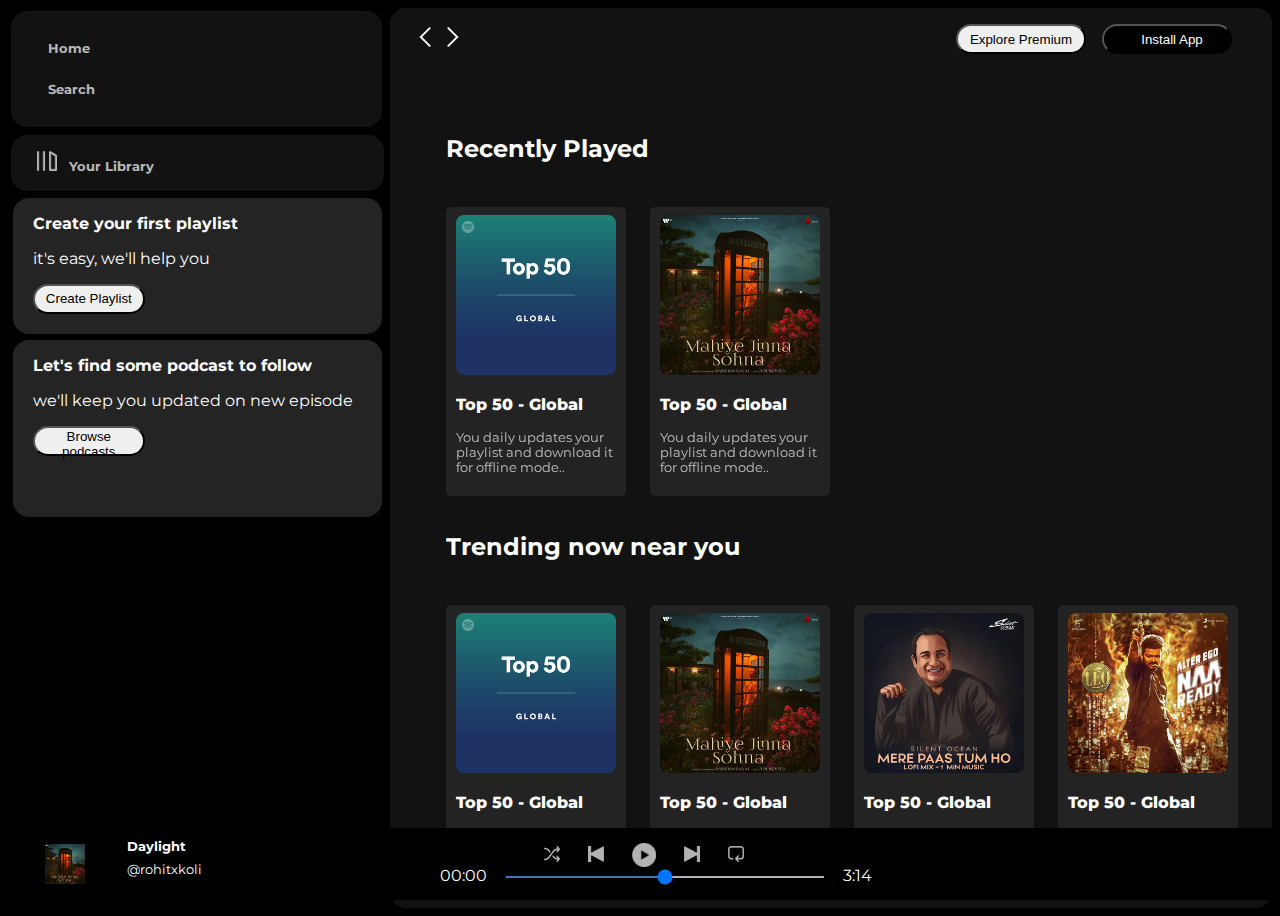
<file: index.html>
<!DOCTYPE html>
<html lang="en">
<head>
    <meta charset="UTF-8">
    <meta name="viewport" content="width=device-width, initial-scale=1.0">
    <title>Spotify - Web Player: Music for everyone</title>

    <!-- stylesheet -->
    <link rel="stylesheet" href="style.css">

    <!-- font awesome -->
    <link rel="stylesheet" href="https://cdnjs.cloudflare.com/ajax/libs/font-awesome/6.4.0/css/all.min.css" integrity="sha512-iecdLmaskl7CVkqkXNQ/ZH/XLlvWZOJyj7Yy7tcenmpD1ypASozpmT/E0iPtmFIB46ZmdtAc9eNBvH0H/ZpiBw==" crossorigin="anonymous" referrerpolicy="no-referrer" />
    <!-- website-logo -->
    <link rel="icon" href="logo.png">

    <!-- google font- Montserrat -->
    <link rel="preconnect" href="https://fonts.googleapis.com">
    <link rel="preconnect" href="https://fonts.gstatic.com" crossorigin>
    <link href="https://fonts.googleapis.com/css2?family=Montserrat:wght@300;400;500;600;700&display=swap" rel="stylesheet">
</head>
<body>

    <div class="main">
        <label for="check" id="btn" style="display: none;"><i class="fa-solid fa-bars"></i></label>
        <input type="checkbox" name="" id="check" style="display: none;">


<!-- sidebar-section -->
        <div class="sidebar">
            <div class="nav">
                <div class="nav-options">
                    <label for="check"> 
                        <i class="fa-solid fa-house"></i>
                        <a href="#" ><b><label for="check">Home</label></b></a>
                    </label>
                </div>
                <div class="nav-options">
                        <i class="fa-solid fa-magnifying-glass">
                        </i>
                    <b> <a href="yt.html" target="blank">Search</a></b>
                     
                </div>
            </div>
            <div class="library-section">
                <div class="library-options">
                    <div>
                        <img src="library_icon.png" alt="logo">
                        <a href="#"><b>Your Library</b></a>
                    </div>
                    <div class="lab-icons">
                        <i class="fa-solid fa-plus"></i>
                        <i class="fa-solid fa-arrow-right"></i>
                    </div>
                </div>
            </div>
            <div class="lib-box">
                <div class="box b1">
                    <div class="box-p1">
                        <b>Create your first playlist</b>
                    </div>
                    <div class="box-p2">
                        <p>it's easy, we'll help you</p>
                    </div>
                    <button class="badge">Create Playlist</button>
                </div>
                
                <div class="box b2">
                    <div class="box-p1">
                        <b>Let's find some podcast to follow</b>
                    </div>
                    <div class="box-p2">
                        <p>we'll keep you updated on new episode</p>
                    </div>
                    <button class="badge">Browse podcasts</button>
                </div>


                <label for="check">
                    <i class="fa-solid fa-xmark"></i>
                </label>
           
                
            </div>
        </div>


<!-- main-content-section -->
        <div class="main-content">
            <div class="sticky-nav">
                <div class="sticky-nav-icons">
                    <label for="check" id="btn"><i class="fa-solid fa-bars"></i></label>

                    <img src="backward_icon.png" alt="">
                    <img src="forward_icon.png" alt="">
                </div>
                
            <div class="sticky-nav-options">     
                <a href="https://www.spotify.com/in-en/premium/">        
                   <button class="badge">Explore Premium</button>
                </a>
                
                <a href="https://apps.microsoft.com/detail/9ncbcszsjrsb?launch=true&mode=full&hl=en-us&gl=in&ocid=bingwebsearch" target="_blank">
                   <button class="badge" style="background-color: black; color: white;"> <i class="fa-regular fa-circle-down" style="margin-right: 10px;"></i>Install App</button>
                </a>
                <i class="fa-regular fa-user"></i>
            </div>

            </div>


         
         
            <div class="cards">
                <h2>Recently Played</h2>
                <div class="cards-container">

                    <div class="card">
                        <img src="card1img.jpeg" alt="" class="card-img">
                        <p class="card-title">Top 50 - Global</p>
                        <p class="card-info">You daily updates your playlist and download it for offline mode..</p>
                    </div>      
                    
                    <div class="card">
                        <img src="card2img.jpeg" alt="" class="card-img">
                        <p class="card-title">Top 50 - Global</p>
                        <p class="card-info">You daily updates your playlist and download it for offline mode..</p>
                    </div>  
                </div>

                <h2>Trending now near you</h2>
                <div class="cards-container">

                    <div class="card">
                        <img src="card1img.jpeg" alt="" class="card-img">
                        <p class="card-title">Top 50 - Global</p>
                        <p class="card-info">You daily updates your playlist and download it for offline mode..</p>
                    </div>    
                    
                    <div class="card">
                        <img src="card2img.jpeg" alt="" class="card-img">
                        <p class="card-title">Top 50 - Global</p>
                        <p class="card-info">You daily updates your playlist and download it for offline mode..</p>
                    </div>  

                    <div class="card">
                        <img src="card3img.jpeg" alt="" class="card-img">
                        <p class="card-title">Top 50 - Global</p>
                        <p class="card-info">You daily updates your playlist and download it for offline mode..</p>
                    </div>  

                    <div class="card">
                        <img src="card4img.jpeg" alt="" class="card-img">
                        <p class="card-title">Top 50 - Global</p>
                        <p class="card-info">You daily updates your playlist and download it for offline mode..</p>
                    </div>  
                </div>
            
                <h2>Featured Charts</h2>
                <div class="cards-container">

                    <div class="card">
                        <img src="card5img.jpeg" alt="" class="card-img">
                        <p class="card-title">Top 50 - Global</p>
                        <p class="card-info">You daily updates your playlist and download it for offline mode..</p>
                    </div>      
                    <div class="card">
                        <img src="card6img.jpeg" alt="" class="card-img">
                        <p class="card-title">Top 50 - Global</p>
                        <p class="card-info">You daily updates your playlist and download it for offline mode..</p>
                    </div>   
                    <div class="card">
                        <img src="card1img.jpeg" alt="" class="card-img">
                        <p class="card-title">Top 50 - Global</p>
                        <p class="card-info">You daily updates your playlist and download it for offline mode..</p>
                    </div>                 
                </div>
            </div>
        </div>


<!-- music-player-section -->
        <div class="music-player">
            <div class="album">
                <img src="card2img.jpeg" alt="" class="album-img">
                <div style="line-height: 5px; font-size: small;">
                    <b>Daylight</b><br><br>
                    <p>@rohitxkoli</p>
                </div>
                <i class="fa-regular fa-heart"></i>
                <i class="fa-solid fa-download"></i>
            </div>

            <div class="player">
            <div class="player-control">
                <img src="player_icon1.png" alt="" class="player-control-icons">
                <img src="player_icon2.png" alt="" class="player-control-icons">
                <img src="player_icon3.png" alt="" class="player-control-icons" style="width: 1.5rem; height: 1.5rem; margin-bottom: -5px;">
                <img src="player_icon4.png" alt="" class="player-control-icons">
                <img src="player_icon5.png" alt="" class="player-control-icons">
            </div>
            <div class="player-scroller">
                <span class="curent-time">00:00</span>
                <input type="range" name="" id="" min="0" max="100" step="1" class="process-bar">
                <span class="total-time">3:14</span>
            </div>

            

            </div>


            <div class="controls">
                <i class="fa-solid fa-video"></i>
                <i class="fa-solid fa-headphones"></i>
            </div>
        </div>
   
   
    </div> <!-- main closing div--> 
</body>
</html>
</file>
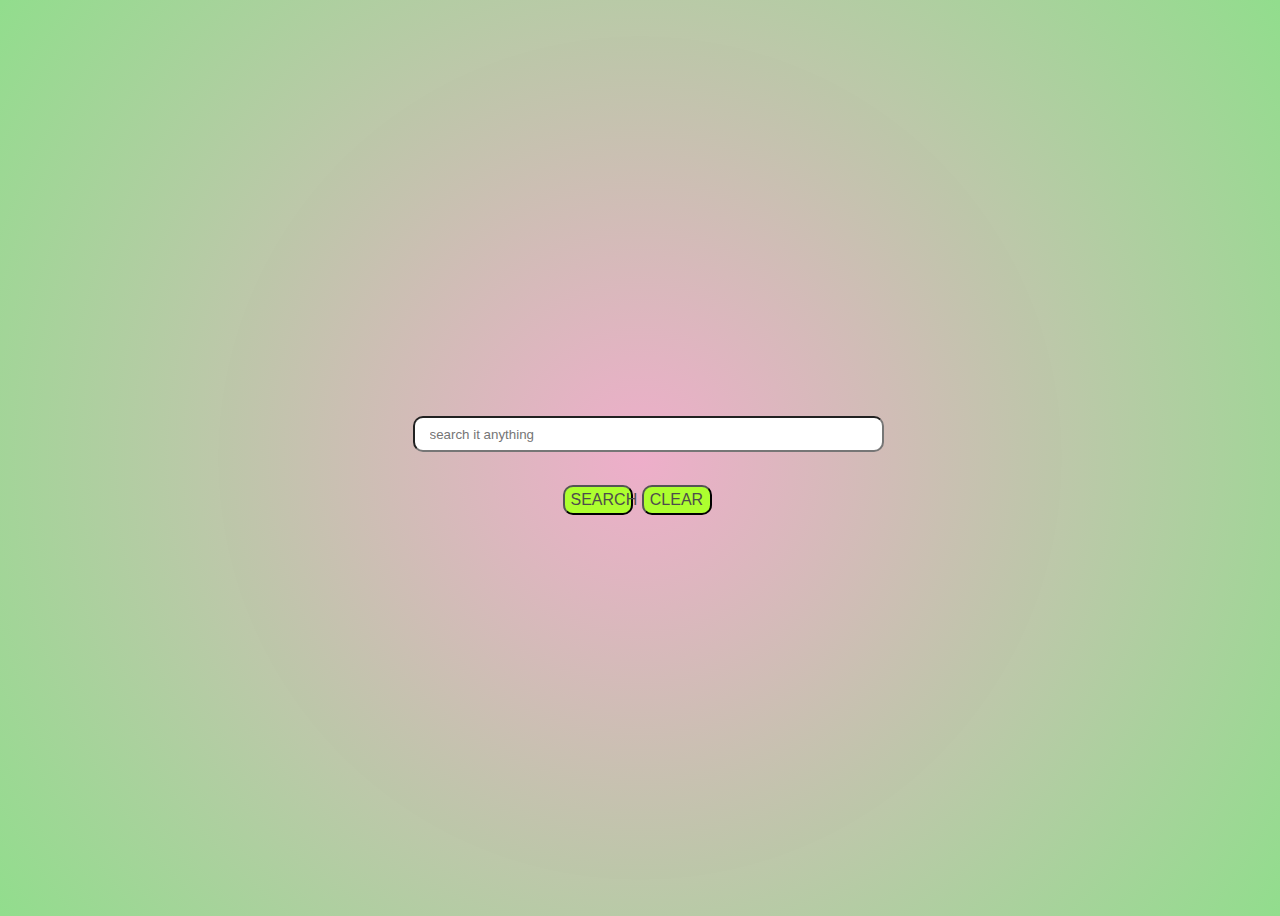
<file: yt.html>
<!DOCTYPE html>
<html lang="en">
<head>
    <meta charset="UTF-8">
    <meta name="viewport" content="width=device-width, initial-scale=1.0">
    <title>Search</title>
    <link rel="stylesheet" href="yt.css">
</head>
<body>
     
    <div class="cnt">
        
    <form action="https://www.youtube.com/results?">
        <input type="text" name="search_query" id="in" placeholder="search it anything">
        <br><br>
        <button class="bb">SEARCH</button> <button type="reset">CLEAR</button>
    </form>
    </div>
</body>
</html>
</file>
<file: style.css>
body{
    font-family: 'Montserrat', sans-serif;
    margin: 0;
    background-color: black;
    color: white;
    overflow: hidden;
}

.main{
    display: flex;
    padding: 0.5rem;
}

.sidebar{
    position: relative;
    background-color: black;
    height: 100vh;
    width: 340px;
    border-radius: 1rem; /* 1rem mins 16px*/
    margin-right: 0.2rem;
    transition:1s linear;

}

#check{
    display: none;
}
#check:checked ~ .sidebar{
    display: none;
    transition: 1s linear;
}
#btn{
    position: absolute;
    /* top: 4rem;
    left: 24rem;
    font-size: 2rem; */
    left: 6rem;
    font-size: 1.5rem;
    
}
.main-content{
    background-color: #121212;
    height: 100vh;
    flex: 1;
    border-radius:1rem;
    overflow: auto;
}

.music-player{
    background-color: black;
    height: 72px;
    width: 100%;
    position:fixed;
    bottom: 0px;
}

.nav{
    display: flex;
    flex-direction: column;
    background-color:  #121212;
    border-radius: 1rem;
    height: 100px;
    padding: 0.5rem 0.80rem;
    justify-content: center;
    line-height: 1.5rem;
    margin: 0.2rem;
    margin-right: 0.3rem;
    
}

.nav-options{
    display: flex;
    flex-direction: row;
    padding: 0.5rem 0.75rem;
    color: white;
    opacity: 0.7;
     
    
}
.nav-options:hover{
    opacity: 1;
}
.nav-options i{
    margin-right: 0.75rem;
    font-size: 1.2rem;
}
a{
    text-decoration: none;
    color: white;
    font-size: 1rem;
}

.library-section{
    display: flex;
    margin: 0.2rem;
    margin-top: 0.5rem;
    background-color: #121212;
    border-radius: 1rem;
    padding: 0.5rem 0.80rem;
}
.library-options{
    display: flex;
    width: 340px;
    justify-content: space-between;
    align-items: center;
    padding: 0.5rem 0.80rem;
    opacity: 0.7;
}
.library-options img{
    width: 1.25rem;
    height: 1.25rem;
    margin-right: 0.5rem;
}
.lab-icons{
    display: flex;
}
.lab-icons i{
    margin-right: 1.5rem;
    opacity: 0.7;
    font-size: 1rem;
}

.lab-icons i:hover{

    opacity: 1;
}

.library-options img,a:hover{
    opacity: 1;
}

.box{
    background-color: #242424;
    
    margin: 0.4rem 0.3rem;
    border-radius: 1rem;
    padding: 16px 20px;
    
}
.b1{
    height: 6.5rem;
}

.b2{
    height: 7.875rem;
}
.box button, .badge{
    width: 8.125rem;
    height: 1.9rem;
    border-radius: 1rem;
}
.box button:hover{
    width:8.30rem;
    height: 2rem;
}



.sticky-nav{
    position: sticky;
    top: 0;
    background-color: #121212;
    display: flex;
    justify-content: space-between;
    align-items: center;
    padding: 1rem 0.5rem;
}

.sticky-nav-options{
    display: flex;
    justify-content: center;
    align-items: center;
    /* padd */
}

.sticky-nav-options button,i{
    margin-right: 1rem;
}

.sticky-nav-icons{
    margin-left: 15px;
}


/* cards section */

.cards{
    margin: 4rem 2rem;
}

.cards h2{
    margin-left: 1.5rem;
}


.cards-container{
    display: flex;
    flex-wrap: wrap;
}


.card{
    background-color: #232323;
    width: 200px;
    border-radius: 0.5rem;
    padding: 8px 10px;
    margin-left: 1.5rem;
    margin-top: 1.5rem;
    margin-bottom: 1rem;
    
}
.card img{
    width: 100%;
    border-radius: 0.5rem;
    
}
.card-title{
    font-weight: 800;
}
.card-info{
    font-size: 0.8rem;
    opacity: 0.7;
}

.card:hover{
    background-color: #2a2929;
}


.footer{
    height: 300px;
    display: flex;
    align-items: center;
    justify-content: center;
}
.footer-line{
    width: 90%;
    height: 50%;
    border-top: 1px solid goldenrod;
    opacity: 0.3;
    display: flex;
    align-items: first baseline;
    justify-content: flex-end;
}

.music-player{
    display: flex;

}
.album{
    width: 25%;
    display: flex;
    justify-content: space-around;
    align-items: center;
    padding-left: 1rem;
}
.album img{
    width: 40px;
    height: 40px;
}

.player{
    width: 50%;
    display: flex;
    flex-direction: column;
    justify-content: center;
    align-items: center;
}

.player-control img{
     margin-right: 1.5rem;
     opacity: 0.7;
}
.player-control img:hover{
    opacity: 1;
}


.player-control-icons{
    width: 1rem;
    height: 1rem;
}


.player-scroller{
    display: flex;
    align-items: center;
    justify-content: center;
    column-gap: 1rem;
    row-gap: 0.4rem;
}

.process-bar{
    width: 20rem;
    height: 2px;
     margin-top: 5px;
}

.controls{
    width: 25%;
    display: flex;
    align-items: center;
    justify-content: center;   
}
.controls i{
    margin-left: 1rem;
}




 


@media only screen
and (max-device-width : 395px)
{ 
    .sidebar{
        width: 100%;
        font-size: 1rem;
         
    }
    .cards-container{
        justify-content: center;
        align-items: center;
        padding: 0;
        margin: 0;
    }

    .card{
        width: 8rem;
        padding: 0;
        gap: 12px;
        font-size: 0.7rem;
        padding: 5px;
    }
    .card p{
        font-size: 0.5rem;
    }

    .album , .controls{
        display: none;
    }
}


 


/* (min-device-width : 445px) and */
@media only screen
and  (max-device-width : 555px)
{
     

    .sidebar{
        width: 100%;
        font-size: 1rem;
        
    }
    .sidebar i,img{
        width: 2rem;
    }
    .sidebar a{
        font-size: 0.6rem;
    }
    .lab-icons{
        width: 1.2rem;
    }

    .library-options div img{
        width: 1rem;
    }
    .library-options{
        padding-right: 10px;
    }
    
    .lab-icons{
        padding-right: 50px;
    }

    .library-options div img{
        width: 15px;
        height: 15px;
    }

     

    .sticky-nav-options{
        display: none;
    }
    .sticky-nav-icons img{
        display: none;
    }
    #btn{
        left:20px
    }


    .cards-container{
        justify-content: center;
        align-items: center;
        padding: 0;
        margin: 0;
    }

    .album , .controls{
        display: none;
    }




}

@media only screen
and (max-device-width : 328px)
{ 
.card{
    width: 200px;
}

 
.sidebar{
    font-size: 1rem;
}
}


@media only screen
and (max-device-width : 340px)
{ 
    .player{
        width: 10vw;
    }
    .music-player{
        justify-content: center;
    }
    .player-scroller{
        width: 150px;
        font-size: 0.8rem;

    }

    .card{
        width: 200px;
    }

    .b2{
        
        padding-bottom: 35px;
    }
    .footer-line span{
        font-size: x-small;
    }

    .process-bar{
        width: 150px;
        font-size: 0.8rem;
    }
}

@media only screen
and (max-device-width : 440px)
{ 
    .footer-line span{
        font-size: 0.7rem;
    }
    .process-bar{
        width: 150px;
        font-size: 0.8rem;
    }

    .card{
        width: 200px;
    }
    .b2{
        
        padding-bottom: 35px;
    }
}

@media only screen
and (max-device-width : 500px)
{ 

    .cards-container{
        justify-content: center;
        align-items: center;
        padding: 0;
        margin: 0;
    }
     

    .album , .controls{
        display: none;
    }

    .player{
        width: 100%;
        justify-content: center;
        align-items: center;


    }

    
}


@media only screen
and (max-device-width : 872px)
{ 
    .album , .controls{
        display: none;
    }
    .music-player{
        justify-content: center;
        align-items: center;
    }
    .b2{
        
        padding-bottom: 5px;
    }
}





@media only screen
and (min-device-width : 915px)
{ 
/* 
    .album , .controls{
        display: none;
    } */
    .player{
        
        justify-content: center;
        align-items: center;
    }

    .b2{
        
        padding-bottom: 35px;
    }

    .album img div i{
        margin-left:  2rem;
    }
    .sidebar{
        width: 30%;
        font-size: 1rem;
    }

    .sidebar i,a{
        font-size: 0.8rem;
    }
    .sidebar i{
        padding-top: 5px;
    }
    .sidebar button{
        width: 7rem;
    }

    .sidebar button:hover{
        width: 7rem;
    }

    .card{
        background-color: #232323;
    width: 160px;
    border-radius: 0.3rem;
    padding: 8px 10px;
    margin-left: 1.5rem;
    margin-top: 1.5rem;
    margin-bottom: 1rem;
    }
}
</file>
<file: yt.css>
body{
    background: rgb(238,174,202);
    background: radial-gradient(circle, rgba(238,174,202,1) 0%, rgba(153,233,148,0.9455181730895483) 100%);
    background-size: cover;
    background-color: #121212;
 }
.cnt{
    display: flex;
    width: 100vw;
    height: 100vh;
    flex-wrap: wrap;
    align-items: center;
    justify-content: center;
}
#in{
    width: 300px;
    height: 30px;
    border-radius: 10px;
    margin-left: -70px;
    padding-left:15px ;
}
 
button{
    
    width: 70px;
    height: 30px;
    font-size: medium;
    font-family: 'Gill Sans', 'Gill Sans MT', Calibri, 'Trebuchet MS', sans-serif;
    font-weight: 500;
    background-color: greenyellow;
    color: rgb(79, 76, 76);
    border-radius: 10px;
}
button:hover{
    background-color: rgb(156, 226, 50);
}


@media only screen and (max-width:300px) {
    body{
        background: #121212;
    }

    .cnt{
        width: 300px;
        justify-content: center;
        align-items: center;
        margin-top: -50px;


    }

    #in{
        width: 220px;
        margin: 10px auto;
    }
    
    form button{
        margin-left: 25px;
    }
}

@media only screen and (max-width:345px) 
{
    #in{
        width: 220px;
        margin: 10px auto;
    }
    form button{
        margin-left: 25px;
    }
}

@media only screen and (max-width:400px) 
{
    #in{
        width: 250px;
        margin: 15px auto;
    }
    form button{
        margin-left: 25px;
    }
}

@media only screen and (max-width:500px) 
{
    #in{
        width: 350px;
        margin: 15px auto;
    }
    form button{
        margin-left: 65px;
        
    }
}

@media only screen and (max-width:650px) 
{
    #in{
        width: 450px;
        margin: 15px auto;
    }
    form button{
        margin-left: 65px;
        
    }
}

@media only screen and (min-width:655px) 
{
    #in{
        width: 450px;
        margin: 15px auto;
    }
    form button{
        margin-left: 5px;
        
    }
    .bb{
        margin-left: 150px;
    }
}
</file>
